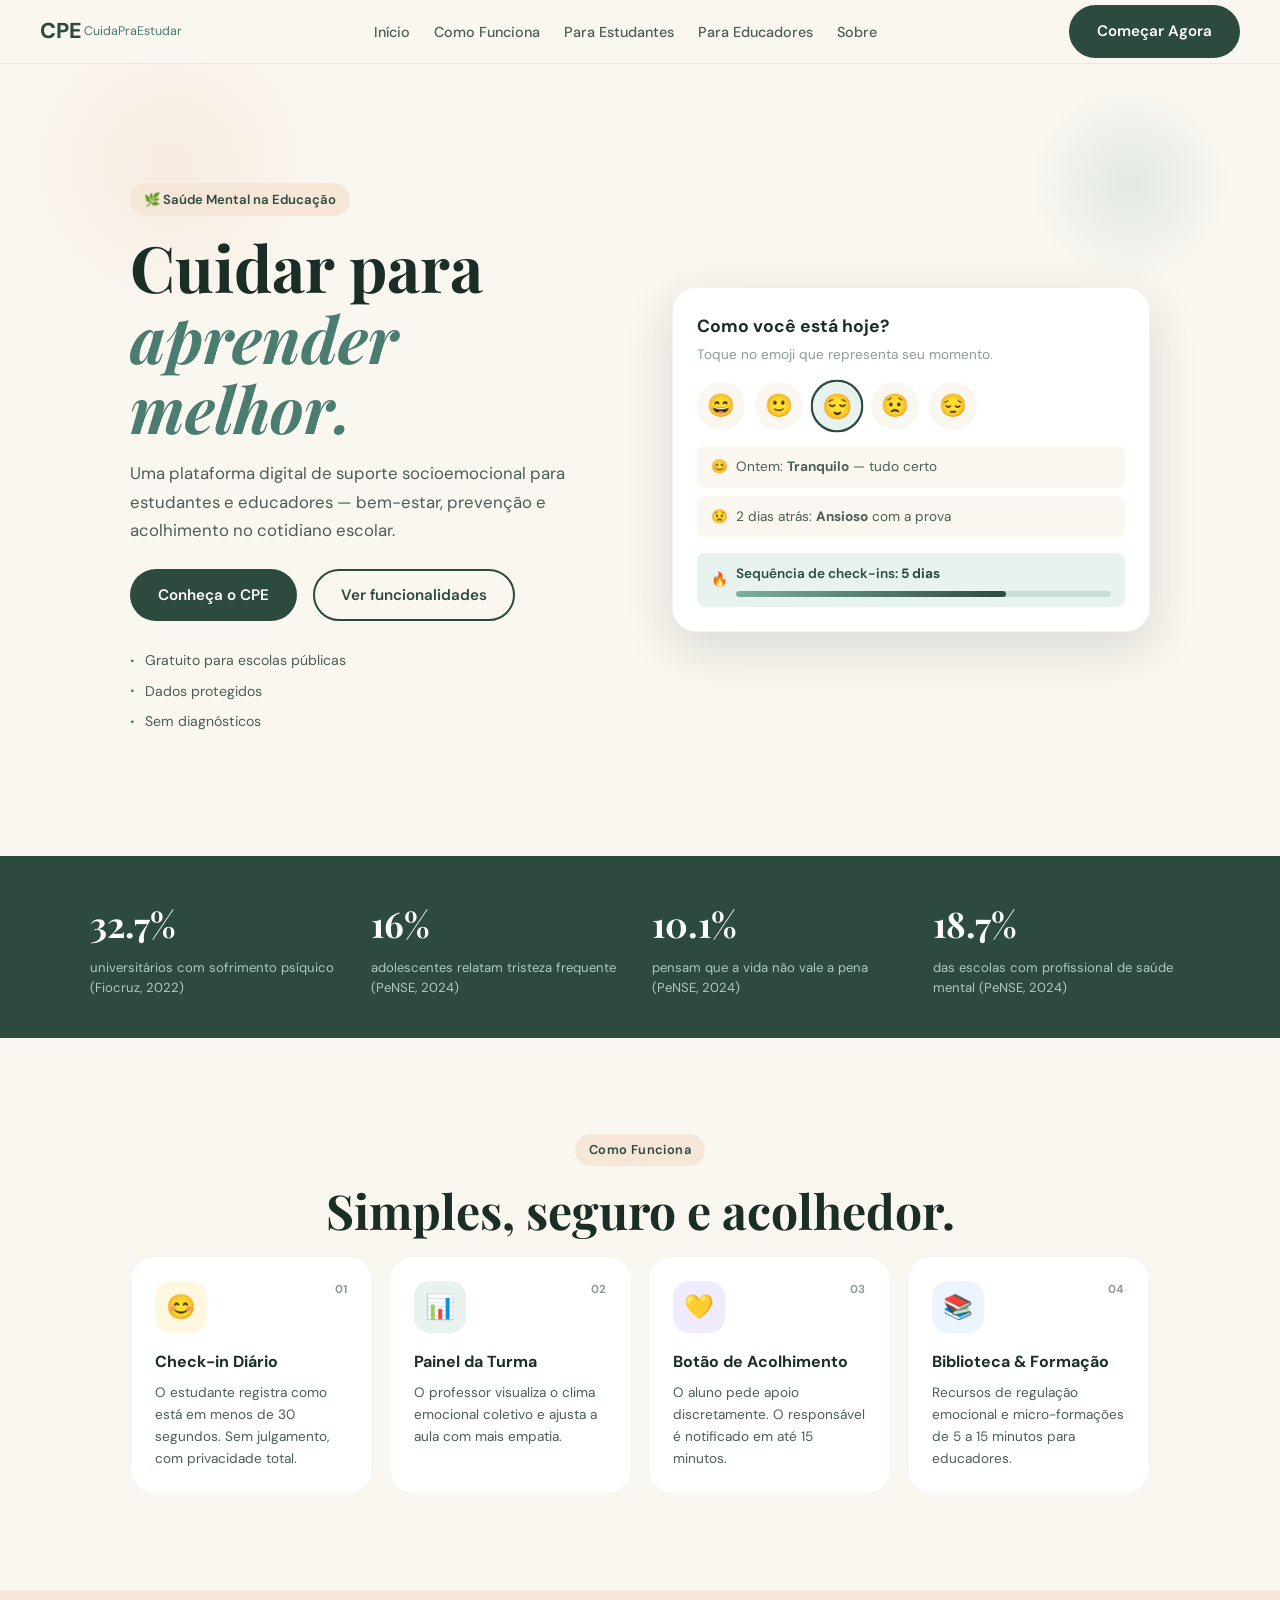
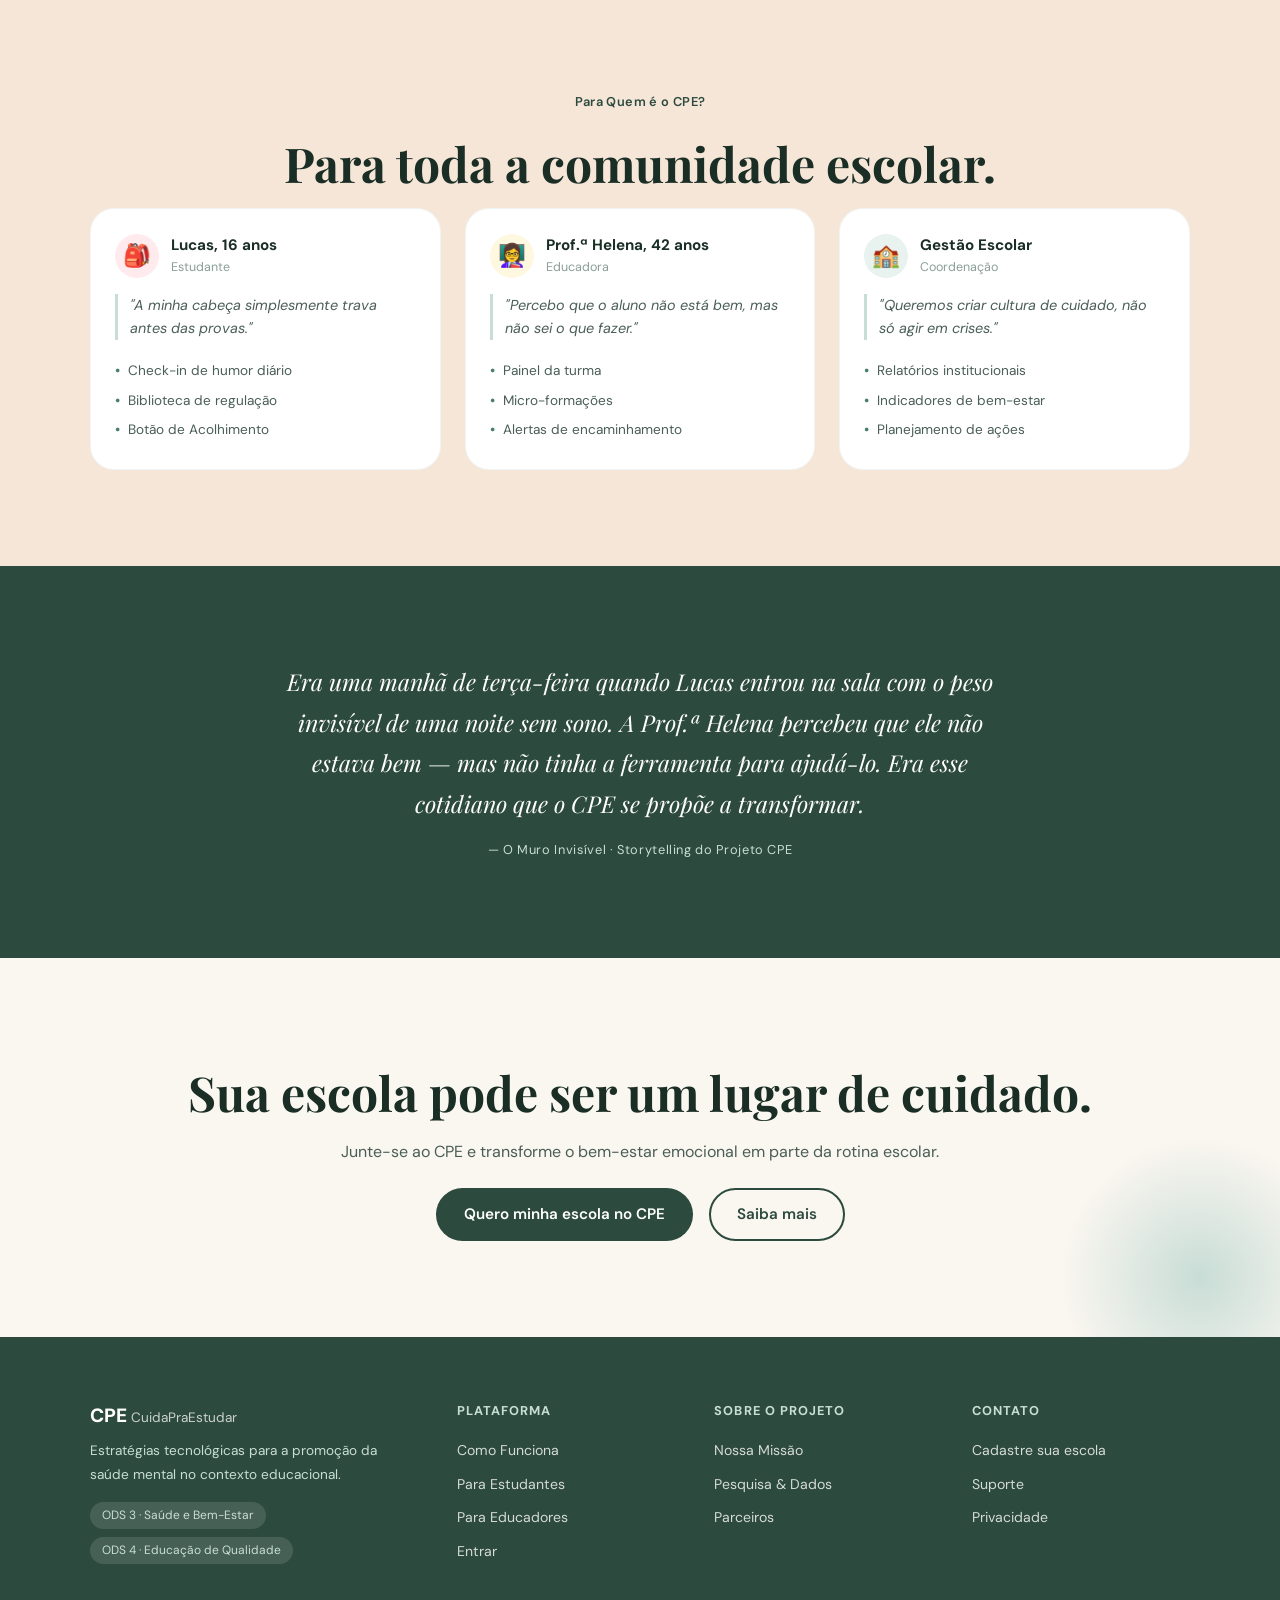
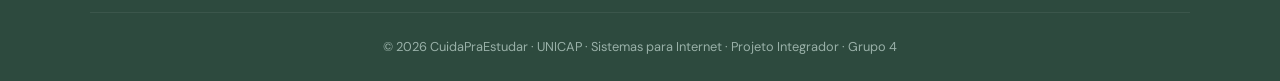
<file: index.html>
<!DOCTYPE html>
<html lang="pt-BR">
<head>
  <!-- 
    CPE - CuidaPraEstudar
    Projeto Integrador - Disciplina: Introdução à Programação Web
    Integrantes:
    Ailton Guilherme Ribeiro Ribas - 00000866953
    Ana Beatriz Ribeiro Santana - 00000866951
    Ana Paula de Oliveira Reis - 00000866967
    Caio da Silva Araújo - 00000866969
    Jhonatan Rafael Freitas - 00000866944
    Luana Rêgo de Castro - 00000866975
  -->
  <meta charset="UTF-8" />
  <meta name="viewport" content="width=device-width, initial-scale=1.0" />
  <title>CPE · CuidaPraEstudar — Cuidar para aprender melhor</title>
  <meta name="description" content="Plataforma de suporte socioemocional para toda a comunidade escolar." />
  <link rel="stylesheet" href="css/style.css" />
  <link rel="stylesheet" href="css/home.css" />
</head>
<body>

  <!-- ============ NAVBAR ============ -->
  <nav class="navbar">
    <a href="index.html" class="navbar-logo">
      <span class="logo-cpe">CPE</span><span class="logo-sub">CuidaPraEstudar</span>
    </a>
    <ul class="navbar-links">
      <li><a href="#inicio">Início</a></li>
      <li><a href="#como-funciona">Como Funciona</a></li>
      <li><a href="#estudantes">Para Estudantes</a></li>
      <li><a href="#educadores">Para Educadores</a></li>
      <li><a href="#sobre">Sobre</a></li>
    </ul>
    <a href="login.html" class="btn-primary">Começar Agora</a>
  </nav>

  <!-- ============ HERO ============ -->
  <section id="inicio" class="hero">
    <!-- Left -->
    <div class="hero-left">
      <div class="hero-badge">🌿 Saúde Mental na Educação</div>
      <h1 class="hero-title">
        Cuidar para
        <em class="hero-title-italic">aprender melhor.</em>
      </h1>
      <p class="hero-desc">
        Uma plataforma digital de suporte socioemocional para estudantes e educadores — bem-estar, prevenção e acolhimento no cotidiano escolar.
      </p>
      <div class="hero-actions">
        <a href="login.html" class="btn-primary">Conheça o CPE</a>
        <a href="#como-funciona" class="btn-secondary">Ver funcionalidades</a>
      </div>
      <ul class="hero-features">
        <li>Gratuito para escolas públicas</li>
        <li>Dados protegidos</li>
        <li>Sem diagnósticos</li>
      </ul>
    </div>

    <!-- Right: Check-in Card -->
    <div class="hero-right">
      <div class="checkin-card">
        <h3>Como você está hoje?</h3>
        <p>Toque no emoji que representa seu momento.</p>
        <div class="emoji-row">
          <button class="emoji-btn" title="Muito feliz">😄</button>
          <button class="emoji-btn" title="Feliz">🙂</button>
          <button class="emoji-btn selected" title="Tranquilo">😌</button>
          <button class="emoji-btn" title="Ansioso">😟</button>
          <button class="emoji-btn" title="Triste">😔</button>
        </div>
        <div class="checkin-history">
          <div class="checkin-item">
            <span>😊</span>
            <span>Ontem: <strong>Tranquilo</strong> — tudo certo</span>
          </div>
          <div class="checkin-item">
            <span>😟</span>
            <span>2 dias atrás: <strong>Ansioso</strong> com a prova</span>
          </div>
        </div>
        <div class="checkin-streak">
          <span>🔥</span>
          <div style="flex:1">
            <div>Sequência de check-ins: <strong>5 dias</strong></div>
            <div class="streak-bar"><div class="streak-fill"></div></div>
          </div>
        </div>
      </div>
    </div>
  </section>

  <!-- ============ STATS BAND ============ -->
  <div class="stats-band">
    <div class="stats-inner">
      <div class="stat-item reveal">
        <h3><span class="counter" data-target="59.7" data-suffix="%">59.7%</span></h3>
        <p>universitários com sofrimento psíquico (Fiocruz, 2022)</p>
      </div>
      <div class="stat-item reveal">
        <h3><span class="counter" data-target="30" data-suffix="%">30%</span></h3>
        <p>adolescentes relatam tristeza frequente (PeNSE, 2024)</p>
      </div>
      <div class="stat-item reveal">
        <h3><span class="counter" data-target="18.5" data-suffix="%">18.5%</span></h3>
        <p>pensam que a vida não vale a pena (PeNSE, 2024)</p>
      </div>
      <div class="stat-item reveal">
        <h3><span class="counter" data-target="34.1" data-suffix="%">34.1%</span></h3>
        <p>das escolas com profissional de saúde mental (PeNSE, 2024)</p>
      </div>
    </div>
  </div>

  <!-- ============ HOW IT WORKS ============ -->
  <section id="como-funciona" class="how-section">
    <div class="section-label">
      <span class="tag-badge">Como Funciona</span>
    </div>
    <h2 class="section-title">Simples, seguro e acolhedor.</h2>

    <div class="features-grid">
      <div class="feature-card reveal">
        <span class="feature-num">01</span>
        <div class="feature-icon yellow">😊</div>
        <h3>Check-in Diário</h3>
        <p>O estudante registra como está em menos de 30 segundos. Sem julgamento, com privacidade total.</p>
      </div>
      <div class="feature-card reveal">
        <span class="feature-num">02</span>
        <div class="feature-icon green">📊</div>
        <h3>Painel da Turma</h3>
        <p>O professor visualiza o clima emocional coletivo e ajusta a aula com mais empatia.</p>
      </div>
      <div class="feature-card reveal">
        <span class="feature-num">03</span>
        <div class="feature-icon purple">💛</div>
        <h3>Botão de Acolhimento</h3>
        <p>O aluno pede apoio discretamente. O responsável é notificado em até 15 minutos.</p>
      </div>
      <div class="feature-card reveal">
        <span class="feature-num">04</span>
        <div class="feature-icon blue">📚</div>
        <h3>Biblioteca &amp; Formação</h3>
        <p>Recursos de regulação emocional e micro-formações de 5 a 15 minutos para educadores.</p>
      </div>
    </div>
  </section>

  <!-- ============ PERSONAS ============ -->
  <section id="estudantes" class="personas-section">
    <div class="personas-inner">
      <div class="section-label">
        <span class="tag-badge">Para Quem é o CPE?</span>
      </div>
      <h2 class="section-title">Para toda a comunidade escolar.</h2>

      <div class="personas-grid">
        <!-- Estudante -->
        <div class="persona-card reveal">
          <div class="persona-header">
            <div class="persona-avatar red">🎒</div>
            <div>
              <div class="persona-name">Lucas, 16 anos</div>
              <div class="persona-role">Estudante</div>
            </div>
          </div>
          <p class="persona-quote">"A minha cabeça simplesmente trava antes das provas."</p>
          <ul class="persona-list">
            <li>Check-in de humor diário</li>
            <li>Biblioteca de regulação</li>
            <li>Botão de Acolhimento</li>
          </ul>
        </div>

        <!-- Educadora -->
        <div class="persona-card reveal" id="educadores">
          <div class="persona-header">
            <div class="persona-avatar yellow">👩‍🏫</div>
            <div>
              <div class="persona-name">Prof.ª Helena, 42 anos</div>
              <div class="persona-role">Educadora</div>
            </div>
          </div>
          <p class="persona-quote">"Percebo que o aluno não está bem, mas não sei o que fazer."</p>
          <ul class="persona-list">
            <li>Painel da turma</li>
            <li>Micro-formações</li>
            <li>Alertas de encaminhamento</li>
          </ul>
        </div>

        <!-- Gestão -->
        <div class="persona-card reveal">
          <div class="persona-header">
            <div class="persona-avatar green">🏫</div>
            <div>
              <div class="persona-name">Gestão Escolar</div>
              <div class="persona-role">Coordenação</div>
            </div>
          </div>
          <p class="persona-quote">"Queremos criar cultura de cuidado, não só agir em crises."</p>
          <ul class="persona-list">
            <li>Relatórios institucionais</li>
            <li>Indicadores de bem-estar</li>
            <li>Planejamento de ações</li>
          </ul>
        </div>
      </div>
    </div>
  </section>

  <!-- ============ STORYTELLING ============ -->
  <section class="story-section">
    <p class="story-text reveal">
      Era uma manhã de terça-feira quando Lucas entrou na sala com o peso invisível de uma noite sem sono. A Prof.ª Helena percebeu que ele não estava bem — mas não tinha a ferramenta para ajudá-lo. Era esse cotidiano que o CPE se propõe a transformar.
    </p>
    <span class="story-attribution">— O Muro Invisível · Storytelling do Projeto CPE</span>
  </section>

  <!-- ============ CTA ============ -->
  <section id="sobre" class="cta-section">
    <h2 class="cta-title reveal">Sua escola pode ser um lugar de cuidado.</h2>
    <p class="cta-desc reveal">Junte-se ao CPE e transforme o bem-estar emocional em parte da rotina escolar.</p>
    <div class="cta-actions reveal">
      <a href="login.html" class="btn-primary">Quero minha escola no CPE</a>
      <a href="#como-funciona" class="btn-secondary">Saiba mais</a>
    </div>
  </section>

  <!-- ============ FOOTER ============ -->
  <footer class="footer">
    <div class="footer-grid">
      <div>
        <div class="footer-logo">CPE<span style="font-weight:400;font-size:0.85rem;opacity:0.75"> CuidaPraEstudar</span></div>
        <p class="footer-desc">Estratégias tecnológicas para a promoção da saúde mental no contexto educacional.</p>
        <div class="footer-ods">
          <span class="footer-ods-tag">ODS 3 · Saúde e Bem-Estar</span>
          <span class="footer-ods-tag">ODS 4 · Educação de Qualidade</span>
        </div>
      </div>
      <div class="footer-col">
        <h4>Plataforma</h4>
        <ul>
          <li><a href="#como-funciona">Como Funciona</a></li>
          <li><a href="#estudantes">Para Estudantes</a></li>
          <li><a href="#educadores">Para Educadores</a></li>
          <li><a href="login.html">Entrar</a></li>
        </ul>
      </div>
      <div class="footer-col">
        <h4>Sobre o Projeto</h4>
        <ul>
          <li><a href="#">Nossa Missão</a></li>
          <li><a href="#">Pesquisa &amp; Dados</a></li>
          <li><a href="#">Parceiros</a></li>
        </ul>
      </div>
      <div class="footer-col">
        <h4>Contato</h4>
        <ul>
          <li><a href="#">Cadastre sua escola</a></li>
          <li><a href="#">Suporte</a></li>
          <li><a href="#">Privacidade</a></li>
        </ul>
      </div>
    </div>
    <div class="footer-bottom">
      © 2026 CuidaPraEstudar · UNICAP · Sistemas para Internet · Projeto Integrador · Grupo 4
    </div>
  </footer>

  <script src="js/main.js"></script>
</body>
</html>
</file>
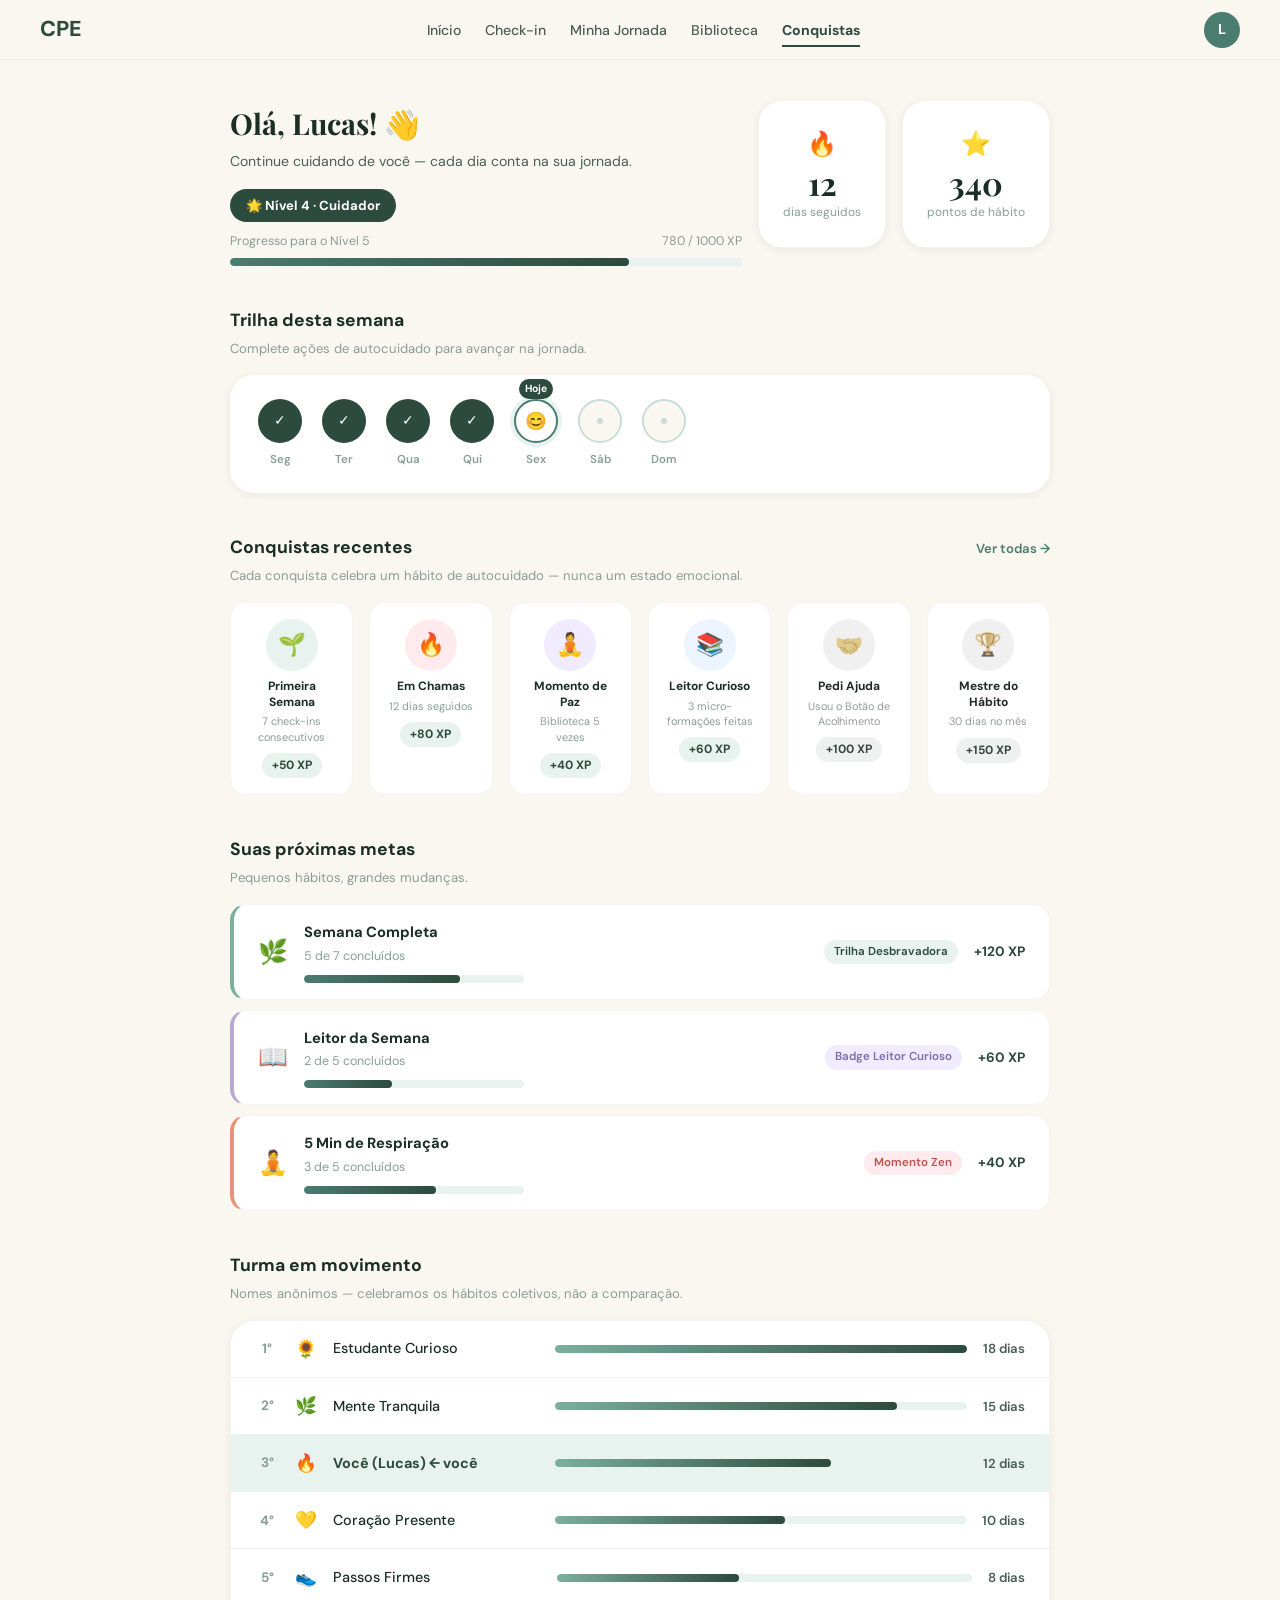
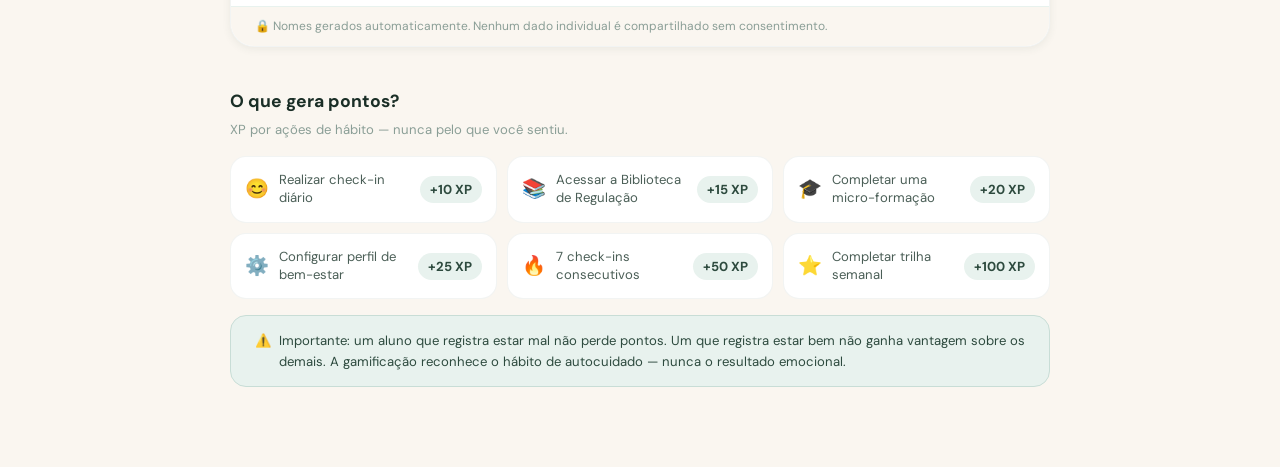
<file: gamificacao.html>
<!DOCTYPE html>
<html lang="pt-BR">
<head>
  <!-- 
    CPE - CuidaPraEstudar
    Projeto Integrador - Disciplina: Introdução à Programação Web
    Integrantes:
    Ailton Guilherme Ribeiro Ribas - 00000866953
    Ana Beatriz Ribeiro Santana - 00000866951
    Ana Paula de Oliveira Reis - 00000866967
    Caio da Silva Araújo - 00000866969
    Jhonatan Rafael Freitas - 00000866944
    Luana Rêgo de Castro - 00000866975
  -->
  <meta charset="UTF-8" />
  <meta name="viewport" content="width=device-width, initial-scale=1.0" />
  <title>CPE · Conquistas — Lucas</title>
  <link rel="stylesheet" href="css/style.css" />
  <link rel="stylesheet" href="css/gamificacao.css" />
</head>
<body class="gamif-page">

  <!-- ============ APP NAVBAR ============ -->
  <nav class="app-navbar">
    <a href="index.html" class="navbar-logo">
      <span class="logo-cpe">CPE</span>
    </a>
    <ul class="app-nav-links">
      <li><a href="index.html">Início</a></li>
      <li><a href="#">Check-in</a></li>
      <li><a href="#">Minha Jornada</a></li>
      <li><a href="#">Biblioteca</a></li>
      <li><a href="gamificacao.html" class="active">Conquistas</a></li>
    </ul>
    <div class="app-avatar" title="Lucas">L</div>
  </nav>

  <!-- ============ MAIN CONTENT ============ -->
  <main class="gamif-container">

    <!-- ---- Header Block ---- -->
    <div class="gamif-header">
      <div class="gamif-greet">
        <h1>Olá, Lucas! 👋</h1>
        <p>Continue cuidando de você — cada dia conta na sua jornada.</p>
        <span class="level-badge">🌟 Nível 4 · Cuidador</span>
        <div class="progress-section">
          <div class="progress-label">
            <span>Progresso para o Nível 5</span>
            <span>780 / 1000 XP</span>
          </div>
          <div class="progress-bar">
            <div class="progress-fill" style="width: 78%"></div>
          </div>
        </div>
      </div>

      <div class="stat-card">
        <span class="stat-icon">🔥</span>
        <span class="stat-num">12</span>
        <span class="stat-label">dias seguidos</span>
      </div>

      <div class="stat-card">
        <span class="stat-icon">⭐</span>
        <span class="stat-num">340</span>
        <span class="stat-label">pontos de hábito</span>
      </div>
    </div>

    <!-- ---- Week Trail ---- -->
    <div class="gamif-section">
      <div class="gamif-section-header">
        <h2>Trilha desta semana</h2>
      </div>
      <p>Complete ações de autocuidado para avançar na jornada.</p>
      <div class="week-trail">
        <div class="day-node">
          <div class="day-circle done">✓</div>
          <span class="day-label">Seg</span>
        </div>
        <div class="day-node">
          <div class="day-circle done">✓</div>
          <span class="day-label">Ter</span>
        </div>
        <div class="day-node">
          <div class="day-circle done">✓</div>
          <span class="day-label">Qua</span>
        </div>
        <div class="day-node">
          <div class="day-circle done">✓</div>
          <span class="day-label">Qui</span>
        </div>
        <div class="day-node">
          <div class="day-circle today with-badge">😊</div>
          <span class="day-label">Sex</span>
        </div>
        <div class="day-node">
          <div class="day-circle pending"></div>
          <span class="day-label">Sáb</span>
        </div>
        <div class="day-node">
          <div class="day-circle pending"></div>
          <span class="day-label">Dom</span>
        </div>
      </div>
    </div>

    <!-- ---- Achievements ---- -->
    <div class="gamif-section">
      <div class="gamif-section-header">
        <h2>Conquistas recentes</h2>
        <a href="#">Ver todas →</a>
      </div>
      <p>Cada conquista celebra um hábito de autocuidado — nunca um estado emocional.</p>

      <div class="achievements-grid">
        <div class="achievement-card reveal">
          <div class="achievement-icon green">🌱</div>
          <h4>Primeira Semana</h4>
          <p>7 check-ins consecutivos</p>
          <span class="xp-badge">+50 XP</span>
        </div>
        <div class="achievement-card reveal">
          <div class="achievement-icon red">🔥</div>
          <h4>Em Chamas</h4>
          <p>12 dias seguidos</p>
          <span class="xp-badge">+80 XP</span>
        </div>
        <div class="achievement-card reveal">
          <div class="achievement-icon purple">🧘</div>
          <h4>Momento de Paz</h4>
          <p>Biblioteca 5 vezes</p>
          <span class="xp-badge">+40 XP</span>
        </div>
        <div class="achievement-card reveal">
          <div class="achievement-icon blue">📚</div>
          <h4>Leitor Curioso</h4>
          <p>3 micro-formações feitas</p>
          <span class="xp-badge">+60 XP</span>
        </div>
        <div class="achievement-card locked reveal">
          <div class="achievement-icon gray">🤝</div>
          <h4>Pedi Ajuda</h4>
          <p>Usou o Botão de Acolhimento</p>
          <span class="xp-badge">+100 XP</span>
        </div>
        <div class="achievement-card locked reveal">
          <div class="achievement-icon gray">🏆</div>
          <h4>Mestre do Hábito</h4>
          <p>30 dias no mês</p>
          <span class="xp-badge">+150 XP</span>
        </div>
      </div>
    </div>

    <!-- ---- Goals ---- -->
    <div class="gamif-section">
      <div class="gamif-section-header">
        <h2>Suas próximas metas</h2>
      </div>
      <p>Pequenos hábitos, grandes mudanças.</p>

      <div class="goals-list">
        <div class="goal-item reveal">
          <span class="goal-emoji">🌿</span>
          <div class="goal-info">
            <h4>Semana Completa</h4>
            <p>5 de 7 concluídos</p>
            <div class="progress-bar" style="max-width:220px">
              <div class="progress-fill" style="width:71%"></div>
            </div>
          </div>
          <span class="goal-badge">Trilha Desbravadora</span>
          <span class="goal-xp">+120 XP</span>
        </div>

        <div class="goal-item reveal">
          <span class="goal-emoji">📖</span>
          <div class="goal-info">
            <h4>Leitor da Semana</h4>
            <p>2 de 5 concluídos</p>
            <div class="progress-bar" style="max-width:220px">
              <div class="progress-fill" style="width:40%"></div>
            </div>
          </div>
          <span class="goal-badge">Badge Leitor Curioso</span>
          <span class="goal-xp">+60 XP</span>
        </div>

        <div class="goal-item reveal">
          <span class="goal-emoji">🧘</span>
          <div class="goal-info">
            <h4>5 Min de Respiração</h4>
            <p>3 de 5 concluídos</p>
            <div class="progress-bar" style="max-width:220px">
              <div class="progress-fill" style="width:60%"></div>
            </div>
          </div>
          <span class="goal-badge">Momento Zen</span>
          <span class="goal-xp">+40 XP</span>
        </div>
      </div>
    </div>

    <!-- ---- Leaderboard ---- -->
    <div class="gamif-section">
      <div class="gamif-section-header">
        <h2>Turma em movimento</h2>
      </div>
      <p>Nomes anônimos — celebramos os hábitos coletivos, não a comparação.</p>

      <div class="leaderboard reveal">
        <div class="leaderboard-row">
          <span class="rank-num">1°</span>
          <span class="rank-icon">🌻</span>
          <span class="rank-name">Estudante Curioso</span>
          <div class="rank-bar-wrap">
            <div class="rank-bar" style="width:100%"></div>
          </div>
          <span class="rank-days">18 dias</span>
        </div>
        <div class="leaderboard-row">
          <span class="rank-num">2°</span>
          <span class="rank-icon">🌿</span>
          <span class="rank-name">Mente Tranquila</span>
          <div class="rank-bar-wrap">
            <div class="rank-bar" style="width:83%"></div>
          </div>
          <span class="rank-days">15 dias</span>
        </div>
        <div class="leaderboard-row is-me">
          <span class="rank-num">3°</span>
          <span class="rank-icon">🔥</span>
          <span class="rank-name">Você (Lucas) ← você</span>
          <div class="rank-bar-wrap">
            <div class="rank-bar" style="width:67%"></div>
          </div>
          <span class="rank-days">12 dias</span>
        </div>
        <div class="leaderboard-row">
          <span class="rank-num">4°</span>
          <span class="rank-icon">💛</span>
          <span class="rank-name">Coração Presente</span>
          <div class="rank-bar-wrap">
            <div class="rank-bar" style="width:56%"></div>
          </div>
          <span class="rank-days">10 dias</span>
        </div>
        <div class="leaderboard-row">
          <span class="rank-num">5°</span>
          <span class="rank-icon">👟</span>
          <span class="rank-name">Passos Firmes</span>
          <div class="rank-bar-wrap">
            <div class="rank-bar" style="width:44%"></div>
          </div>
          <span class="rank-days">8 dias</span>
        </div>
        <div class="leaderboard-note">
          🔒 Nomes gerados automaticamente. Nenhum dado individual é compartilhado sem consentimento.
        </div>
      </div>
    </div>

    <!-- ---- Points System ---- -->
    <div class="gamif-section">
      <div class="gamif-section-header">
        <h2>O que gera pontos?</h2>
      </div>
      <p>XP por ações de hábito — nunca pelo que você sentiu.</p>

      <div class="points-grid reveal">
        <div class="points-item">
          <span class="points-icon">😊</span>
          <span class="points-desc">Realizar check-in diário</span>
          <span class="points-xp">+10 XP</span>
        </div>
        <div class="points-item">
          <span class="points-icon">📚</span>
          <span class="points-desc">Acessar a Biblioteca de Regulação</span>
          <span class="points-xp">+15 XP</span>
        </div>
        <div class="points-item">
          <span class="points-icon">🎓</span>
          <span class="points-desc">Completar uma micro-formação</span>
          <span class="points-xp">+20 XP</span>
        </div>
        <div class="points-item">
          <span class="points-icon">⚙️</span>
          <span class="points-desc">Configurar perfil de bem-estar</span>
          <span class="points-xp">+25 XP</span>
        </div>
        <div class="points-item">
          <span class="points-icon">🔥</span>
          <span class="points-desc">7 check-ins consecutivos</span>
          <span class="points-xp">+50 XP</span>
        </div>
        <div class="points-item">
          <span class="points-icon">⭐</span>
          <span class="points-desc">Completar trilha semanal</span>
          <span class="points-xp">+100 XP</span>
        </div>
      </div>

      <div class="notice-box reveal">
        <span>⚠️</span>
        <span>Importante: um aluno que registra estar mal não perde pontos. Um que registra estar bem não ganha vantagem sobre os demais. A gamificação reconhece o hábito de autocuidado — nunca o resultado emocional.</span>
      </div>
    </div>

  </main>

  <script src="js/main.js"></script>
</body>
</html>
</file>
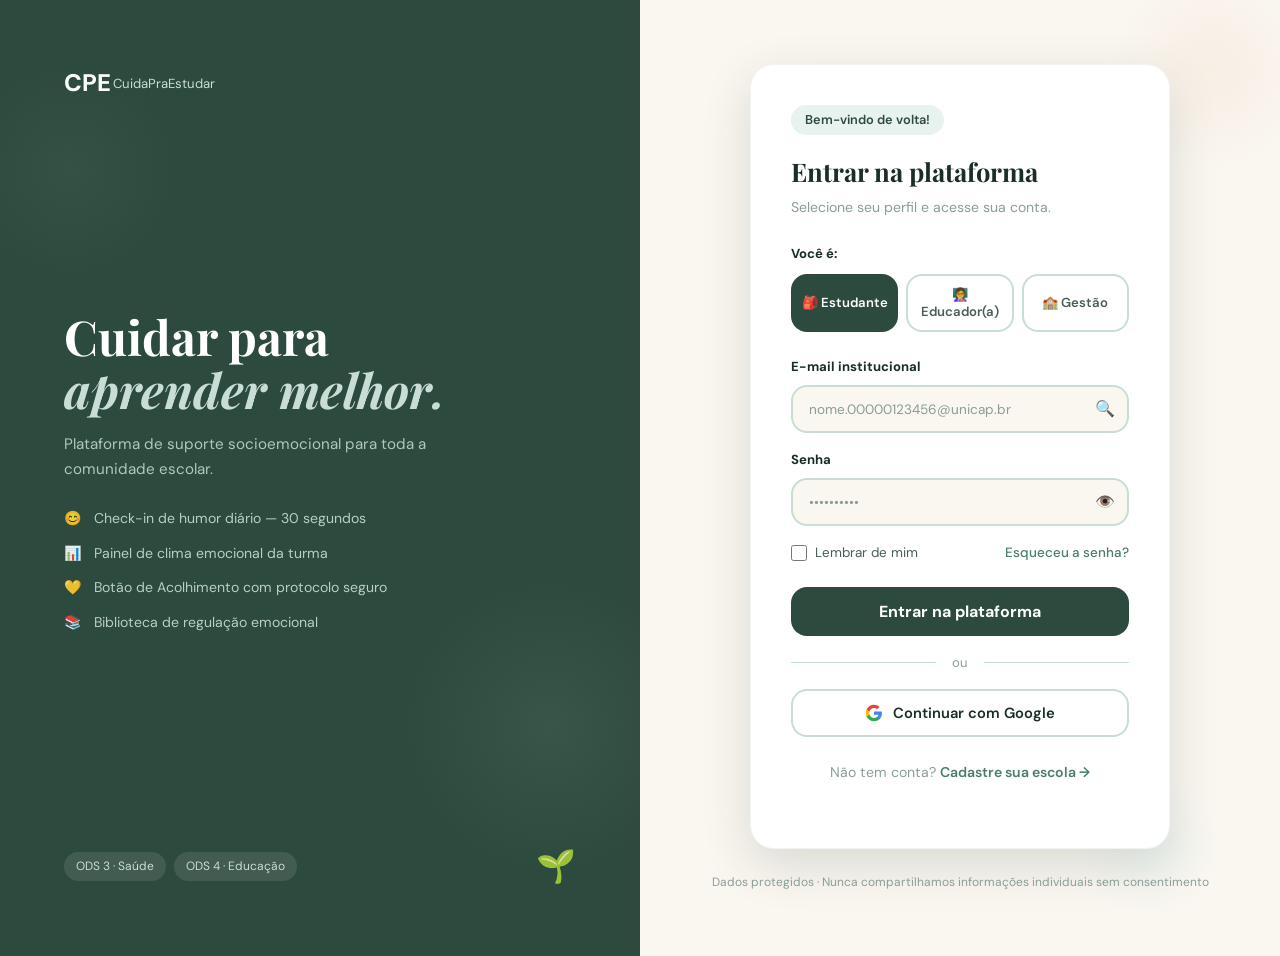
<file: login.html>
<!DOCTYPE html>
<html lang="pt-BR">
<head>
  <!-- 
    CPE - CuidaPraEstudar
    Projeto Integrador - Disciplina: Introdução à Programação Web
    Integrantes:
    Ailton Guilherme Ribeiro Ribas - 00000866953
    Ana Beatriz Ribeiro Santana - 00000866951
    Ana Paula de Oliveira Reis - 00000866967
    Caio da Silva Araújo - 00000866969
    Jhonatan Rafael Freitas - 00000866944
    Luana Rêgo de Castro - 00000866975
  -->
  <meta charset="UTF-8" />
  <meta name="viewport" content="width=device-width, initial-scale=1.0" />
  <title>CPE · Entrar na plataforma</title>
  <link rel="stylesheet" href="css/style.css" />
  <link rel="stylesheet" href="css/login.css" />
</head>
<body>

  <div class="login-page">

    <!-- ============ LEFT PANEL ============ -->
    <div class="login-left">
      <!-- Logo -->
      <a href="index.html" class="login-logo">
        <span class="logo-cpe">CPE</span><span class="logo-sub">CuidaPraEstudar</span>
      </a>

      <!-- Hero Text -->
      <div class="login-hero-content">
        <h1>
          Cuidar para
          <em>aprender melhor.</em>
        </h1>
        <p>Plataforma de suporte socioemocional para toda a comunidade escolar.</p>
        <ul class="login-features-list">
          <li><span>😊</span> Check-in de humor diário — 30 segundos</li>
          <li><span>📊</span> Painel de clima emocional da turma</li>
          <li><span>💛</span> Botão de Acolhimento com protocolo seguro</li>
          <li><span>📚</span> Biblioteca de regulação emocional</li>
        </ul>
      </div>

      <!-- Bottom -->
      <div class="login-bottom">
        <div class="login-ods">
          <span class="login-ods-tag">ODS 3 · Saúde</span>
          <span class="login-ods-tag">ODS 4 · Educação</span>
        </div>
        <span class="login-plant">🌱</span>
      </div>
    </div>

    <!-- ============ RIGHT PANEL ============ -->
    <div class="login-right">

      <div class="login-card">
        <span class="login-welcome-tag">Bem-vindo de volta!</span>
        <h2>Entrar na plataforma</h2>
        <p>Selecione seu perfil e acesse sua conta.</p>

        <!-- Profile Selector -->
        <label class="profile-label">Você é:</label>
        <div class="profile-selector">
          <button class="profile-btn active" onclick="selectProfile(this)">
            🎒 Estudante
          </button>
          <button class="profile-btn" onclick="selectProfile(this)">
            👩‍🏫 Educador(a)
          </button>
          <button class="profile-btn" onclick="selectProfile(this)">
            🏫 Gestão
          </button>
        </div>

        <!-- Form -->
        <form id="loginForm">
          <div class="form-group">
            <label class="form-label" for="email">E-mail institucional</label>
            <div class="input-wrapper">
              <input
                type="email"
                id="email"
                class="form-input"
                placeholder="nome.00000123456@unicap.br"
                required
                autocomplete="email"
              />
              <span class="input-icon">🔍</span>
            </div>
          </div>

          <div class="form-group">
            <label class="form-label" for="senha">Senha</label>
            <div class="input-wrapper">
              <input
                type="password"
                id="senha"
                class="form-input"
                placeholder="••••••••••"
                required
                autocomplete="current-password"
              />
              <button type="button" class="input-icon" id="togglePassword">👁️</button>
            </div>
          </div>

          <div class="form-options">
            <label class="remember-wrapper">
              <input type="checkbox" id="remember" />
              Lembrar de mim
            </label>
            <a href="#" class="forgot-link">Esqueceu a senha?</a>
          </div>

          <button type="submit" class="btn-login">Entrar na plataforma</button>
        </form>

        <div class="divider">ou</div>

        <button type="button" class="btn-google">
          <svg width="18" height="18" viewBox="0 0 24 24" fill="none" xmlns="http://www.w3.org/2000/svg">
            <path d="M22.56 12.25c0-.78-.07-1.53-.2-2.25H12v4.26h5.92c-.26 1.37-1.04 2.53-2.21 3.31v2.77h3.57c2.08-1.92 3.28-4.74 3.28-8.09z" fill="#4285F4"/>
            <path d="M12 23c2.97 0 5.46-.98 7.28-2.66l-3.57-2.77c-.98.66-2.23 1.06-3.71 1.06-2.86 0-5.29-1.93-6.16-4.53H2.18v2.84C3.99 20.53 7.7 23 12 23z" fill="#34A853"/>
            <path d="M5.84 14.09c-.22-.66-.35-1.36-.35-2.09s.13-1.43.35-2.09V7.07H2.18C1.43 8.55 1 10.22 1 12s.43 3.45 1.18 4.93l2.85-2.22.81-.62z" fill="#FBBC05"/>
            <path d="M12 5.38c1.62 0 3.06.56 4.21 1.64l3.15-3.15C17.45 2.09 14.97 1 12 1 7.7 1 3.99 3.47 2.18 7.07l3.66 2.84c.87-2.6 3.3-4.53 6.16-4.53z" fill="#EA4335"/>
          </svg>
          Continuar com Google
        </button>

        <p class="register-link">
          Não tem conta? <a href="#">Cadastre sua escola →</a>
        </p>
      </div>

      <p class="privacy-note">
        Dados protegidos · Nunca compartilhamos informações individuais sem consentimento
      </p>

    </div>
  </div>

  <script src="js/main.js"></script>
  <script>
    function selectProfile(btn) {
      document.querySelectorAll('.profile-btn').forEach(b => b.classList.remove('active'));
      btn.classList.add('active');
    }
  </script>
</body>
</html>
</file>
<file: css/style.css>
/* ============================================
   CPE - CuidaPraEstudar | Global Styles
   Integrantes: [Nome 1 - Matrícula] [Nome 2 - Matrícula]
   ============================================ */

@import url('https://fonts.googleapis.com/css2?family=Playfair+Display:ital,wght@0,700;1,500&family=DM+Sans:wght@300;400;500;600&display=swap');

:root {
  /* Colors */
  --green-dark: #2D4A3E;
  --green-mid: #4A7C6F;
  --green-light: #7BAF9E;
  --green-pale: #C8DDD6;
  --green-soft: #E8F2EE;
  --cream: #FAF6F0;
  --peach: #F5E6D8;
  --peach-mid: #EDCFB5;
  --salmon: #E8927C;
  --text-dark: #1A2E26;
  --text-mid: #4A5E56;
  --text-light: #8A9E96;
  --white: #FFFFFF;
  --amber: #F5A623;
  --red-soft: #E87C6A;
  --purple-soft: #B8A8D4;
  --blue-soft: #A8C4D4;

  /* Typography */
  --font-display: 'Playfair Display', Georgia, serif;
  --font-body: 'DM Sans', sans-serif;

  /* Spacing */
  --space-xs: 0.5rem;
  --space-sm: 1rem;
  --space-md: 1.5rem;
  --space-lg: 2.5rem;
  --space-xl: 4rem;
  --space-2xl: 6rem;

  /* Border radius */
  --radius-sm: 8px;
  --radius-md: 16px;
  --radius-lg: 24px;
  --radius-full: 999px;

  /* Shadows */
  --shadow-sm: 0 2px 8px rgba(45,74,62,0.08);
  --shadow-md: 0 8px 24px rgba(45,74,62,0.12);
  --shadow-lg: 0 16px 48px rgba(45,74,62,0.16);
}

* {
  margin: 0;
  padding: 0;
  box-sizing: border-box;
}

html {
  scroll-behavior: smooth;
}

body {
  font-family: var(--font-body);
  background-color: var(--cream);
  color: var(--text-dark);
  line-height: 1.6;
  -webkit-font-smoothing: antialiased;
}

/* ---- Shared Components ---- */

.btn-primary {
  display: inline-flex;
  align-items: center;
  gap: 8px;
  background: var(--green-dark);
  color: var(--white);
  border: none;
  border-radius: var(--radius-full);
  padding: 14px 28px;
  font-family: var(--font-body);
  font-size: 0.95rem;
  font-weight: 600;
  cursor: pointer;
  transition: all 0.25s ease;
  text-decoration: none;
}

.btn-primary:hover {
  background: var(--green-mid);
  transform: translateY(-2px);
  box-shadow: var(--shadow-md);
}

.btn-secondary {
  display: inline-flex;
  align-items: center;
  gap: 8px;
  background: transparent;
  color: var(--green-dark);
  border: 2px solid var(--green-dark);
  border-radius: var(--radius-full);
  padding: 12px 26px;
  font-family: var(--font-body);
  font-size: 0.95rem;
  font-weight: 600;
  cursor: pointer;
  transition: all 0.25s ease;
  text-decoration: none;
}

.btn-secondary:hover {
  background: var(--green-soft);
  transform: translateY(-2px);
}

.tag-badge {
  display: inline-block;
  background: var(--peach);
  color: var(--green-dark);
  border-radius: var(--radius-full);
  padding: 6px 14px;
  font-size: 0.8rem;
  font-weight: 600;
  letter-spacing: 0.03em;
}

.tag-badge.green {
  background: var(--green-soft);
  color: var(--green-dark);
}

/* ---- Navbar ---- */

.navbar {
  position: sticky;
  top: 0;
  z-index: 100;
  background: rgba(250,246,240,0.92);
  backdrop-filter: blur(12px);
  border-bottom: 1px solid rgba(45,74,62,0.08);
  padding: 0 var(--space-lg);
  height: 64px;
  display: flex;
  align-items: center;
  justify-content: space-between;
}

.navbar-logo {
  font-family: var(--font-body);
  font-weight: 700;
  font-size: 1.1rem;
  color: var(--green-dark);
  text-decoration: none;
  display: flex;
  align-items: center;
  gap: 2px;
}

.navbar-logo .logo-cpe {
  font-size: 1.35rem;
  font-weight: 800;
  color: var(--green-dark);
}

.navbar-logo .logo-sub {
  font-size: 0.78rem;
  font-weight: 400;
  color: var(--green-mid);
}

.navbar-links {
  display: flex;
  align-items: center;
  gap: var(--space-md);
  list-style: none;
}

.navbar-links a {
  text-decoration: none;
  color: var(--text-mid);
  font-size: 0.9rem;
  font-weight: 500;
  transition: color 0.2s;
}

.navbar-links a:hover {
  color: var(--green-dark);
}

/* ---- Section Labels ---- */

.section-label {
  text-align: center;
  margin-bottom: var(--space-sm);
}

.section-title {
  font-family: var(--font-display);
  font-size: clamp(2rem, 4vw, 3rem);
  color: var(--text-dark);
  text-align: center;
  margin-bottom: var(--space-sm);
  line-height: 1.2;
}

.section-subtitle {
  text-align: center;
  color: var(--text-mid);
  font-size: 1rem;
  max-width: 560px;
  margin: 0 auto var(--space-lg);
}

/* ---- Card ---- */

.card {
  background: var(--white);
  border-radius: var(--radius-lg);
  padding: var(--space-md);
  box-shadow: var(--shadow-sm);
  border: 1px solid rgba(45,74,62,0.06);
  transition: all 0.3s ease;
}

.card:hover {
  box-shadow: var(--shadow-md);
  transform: translateY(-4px);
}

/* ---- XP Badge ---- */

.xp-badge {
  display: inline-block;
  font-size: 0.75rem;
  font-weight: 700;
  color: var(--green-dark);
  background: var(--green-soft);
  border-radius: var(--radius-full);
  padding: 3px 10px;
}

/* ---- Progress Bar ---- */

.progress-bar {
  height: 8px;
  background: var(--green-soft);
  border-radius: var(--radius-full);
  overflow: hidden;
}

.progress-fill {
  height: 100%;
  background: linear-gradient(90deg, var(--green-mid), var(--green-dark));
  border-radius: var(--radius-full);
  transition: width 0.8s ease;
}

/* ---- Footer ---- */

.footer {
  background: var(--green-dark);
  color: var(--white);
  padding: var(--space-xl) var(--space-lg) var(--space-md);
}

.footer-grid {
  display: grid;
  grid-template-columns: 1.5fr 1fr 1fr 1fr;
  gap: var(--space-lg);
  max-width: 1100px;
  margin: 0 auto var(--space-lg);
}

.footer-logo {
  font-family: var(--font-body);
  font-weight: 800;
  font-size: 1.2rem;
  margin-bottom: var(--space-xs);
  color: var(--white);
}

.footer-desc {
  font-size: 0.85rem;
  color: var(--green-pale);
  line-height: 1.7;
  margin-bottom: var(--space-sm);
}

.footer-col h4 {
  font-size: 0.8rem;
  font-weight: 700;
  text-transform: uppercase;
  letter-spacing: 0.08em;
  color: var(--green-pale);
  margin-bottom: var(--space-sm);
}

.footer-col ul {
  list-style: none;
}

.footer-col ul li {
  margin-bottom: 8px;
}

.footer-col ul li a {
  text-decoration: none;
  color: var(--white);
  font-size: 0.88rem;
  opacity: 0.8;
  transition: opacity 0.2s;
}

.footer-col ul li a:hover {
  opacity: 1;
}

.footer-bottom {
  border-top: 1px solid rgba(255,255,255,0.1);
  padding-top: var(--space-md);
  text-align: center;
  max-width: 1100px;
  margin: 0 auto;
  font-size: 0.8rem;
  color: var(--green-pale);
  opacity: 0.7;
}

.footer-ods {
  display: flex;
  gap: 8px;
  flex-wrap: wrap;
  margin-top: var(--space-xs);
}

.footer-ods-tag {
  background: rgba(255,255,255,0.12);
  border-radius: var(--radius-full);
  padding: 4px 12px;
  font-size: 0.75rem;
  color: var(--green-pale);
}

/* ---- Animations ---- */

@keyframes fadeUp {
  from { opacity: 0; transform: translateY(24px); }
  to { opacity: 1; transform: translateY(0); }
}

@keyframes fadeIn {
  from { opacity: 0; }
  to { opacity: 1; }
}

@keyframes scaleIn {
  from { opacity: 0; transform: scale(0.95); }
  to { opacity: 1; transform: scale(1); }
}

.animate-fade-up {
  animation: fadeUp 0.6s ease forwards;
}

.animate-delay-1 { animation-delay: 0.1s; opacity: 0; }
.animate-delay-2 { animation-delay: 0.2s; opacity: 0; }
.animate-delay-3 { animation-delay: 0.3s; opacity: 0; }
.animate-delay-4 { animation-delay: 0.4s; opacity: 0; }
.animate-delay-5 { animation-delay: 0.5s; opacity: 0; }

/* ---- Responsive ---- */

@media (max-width: 768px) {
  .navbar-links { display: none; }
  .footer-grid { grid-template-columns: 1fr 1fr; }
}

@media (max-width: 480px) {
  .footer-grid { grid-template-columns: 1fr; }
  :root { --space-lg: 1.5rem; --space-xl: 2.5rem; }
}
</file>
<file: css/home.css>
/* ============================================
   CPE - Landing Page Styles
   ============================================ */

/* ---- Hero ---- */

.hero {
  min-height: 88vh;
  display: grid;
  grid-template-columns: 1fr 1fr;
  align-items: center;
  gap: var(--space-xl);
  max-width: 1100px;
  margin: 0 auto;
  padding: var(--space-xl) var(--space-lg);
  position: relative;
}

.hero::before {
  content: '';
  position: absolute;
  top: -60px;
  left: -80px;
  width: 320px;
  height: 320px;
  background: radial-gradient(circle, var(--peach) 0%, transparent 70%);
  border-radius: 50%;
  z-index: -1;
  opacity: 0.6;
}

.hero::after {
  content: '';
  position: absolute;
  top: 20px;
  right: -40px;
  width: 200px;
  height: 200px;
  background: radial-gradient(circle, var(--green-pale) 0%, transparent 70%);
  border-radius: 50%;
  z-index: -1;
  opacity: 0.5;
}

.hero-badge {
  display: inline-flex;
  align-items: center;
  gap: 6px;
  background: var(--peach);
  color: var(--green-dark);
  border-radius: var(--radius-full);
  padding: 6px 14px;
  font-size: 0.82rem;
  font-weight: 600;
  margin-bottom: var(--space-sm);
  animation: fadeUp 0.5s ease forwards;
}

.hero-title {
  font-family: var(--font-display);
  font-size: clamp(2.8rem, 5vw, 4rem);
  line-height: 1.1;
  color: var(--text-dark);
  margin-bottom: 0;
  animation: fadeUp 0.6s ease 0.1s forwards;
  opacity: 0;
}

.hero-title-italic {
  font-style: italic;
  color: var(--green-mid);
  display: block;
}

.hero-desc {
  color: var(--text-mid);
  font-size: 1.05rem;
  margin: var(--space-sm) 0 var(--space-md);
  line-height: 1.7;
  max-width: 460px;
  animation: fadeUp 0.6s ease 0.2s forwards;
  opacity: 0;
}

.hero-actions {
  display: flex;
  gap: var(--space-sm);
  flex-wrap: wrap;
  margin-bottom: var(--space-md);
  animation: fadeUp 0.6s ease 0.3s forwards;
  opacity: 0;
}

.hero-features {
  list-style: none;
  animation: fadeUp 0.6s ease 0.4s forwards;
  opacity: 0;
}

.hero-features li {
  display: flex;
  align-items: center;
  gap: 10px;
  color: var(--text-mid);
  font-size: 0.88rem;
  padding: 4px 0;
}

.hero-features li::before {
  content: '·';
  color: var(--green-mid);
  font-size: 1.5rem;
  line-height: 0;
}

/* ---- Checkin Card ---- */

.checkin-card {
  background: var(--white);
  border-radius: var(--radius-lg);
  padding: var(--space-md);
  box-shadow: var(--shadow-lg);
  border: 1px solid rgba(45,74,62,0.06);
  animation: scaleIn 0.7s ease 0.3s forwards;
  opacity: 0;
  position: relative;
}

.checkin-card h3 {
  font-size: 1.1rem;
  font-weight: 700;
  margin-bottom: 4px;
  color: var(--text-dark);
}

.checkin-card p {
  font-size: 0.85rem;
  color: var(--text-light);
  margin-bottom: var(--space-sm);
}

.emoji-row {
  display: flex;
  gap: 10px;
  margin-bottom: var(--space-sm);
}

.emoji-btn {
  width: 48px;
  height: 48px;
  border-radius: 50%;
  border: 2px solid transparent;
  background: var(--cream);
  font-size: 1.4rem;
  cursor: pointer;
  transition: all 0.2s ease;
  display: flex;
  align-items: center;
  justify-content: center;
}

.emoji-btn:hover {
  transform: scale(1.15);
  border-color: var(--green-light);
  background: var(--green-soft);
}

.emoji-btn.selected {
  border-color: var(--green-dark);
  background: var(--green-soft);
  transform: scale(1.1);
}

.checkin-history {
  display: flex;
  flex-direction: column;
  gap: 8px;
  margin-bottom: var(--space-sm);
}

.checkin-item {
  display: flex;
  align-items: center;
  gap: 8px;
  background: var(--cream);
  border-radius: var(--radius-sm);
  padding: 10px 14px;
  font-size: 0.85rem;
  color: var(--text-mid);
}

.checkin-streak {
  background: var(--green-soft);
  border-radius: var(--radius-sm);
  padding: 10px 14px;
  font-size: 0.85rem;
  color: var(--green-dark);
  font-weight: 600;
  display: flex;
  align-items: center;
  gap: 8px;
}

.streak-bar {
  height: 6px;
  background: var(--green-pale);
  border-radius: var(--radius-full);
  margin-top: 6px;
  overflow: hidden;
}

.streak-fill {
  height: 100%;
  width: 72%;
  background: linear-gradient(90deg, var(--green-light), var(--green-dark));
  border-radius: var(--radius-full);
  animation: growWidth 1s ease 1s forwards;
}

@keyframes growWidth {
  from { width: 0; }
  to { width: 72%; }
}

/* ---- Stats Band ---- */

.stats-band {
  background: var(--green-dark);
  padding: var(--space-lg) var(--space-lg);
}

.stats-inner {
  max-width: 1100px;
  margin: 0 auto;
  display: grid;
  grid-template-columns: repeat(4, 1fr);
  gap: var(--space-md);
}

.stat-item h3 {
  font-family: var(--font-display);
  font-size: 2.2rem;
  color: var(--white);
  margin-bottom: 6px;
}

.stat-item p {
  font-size: 0.82rem;
  color: var(--green-pale);
  line-height: 1.5;
  opacity: 0.85;
}

/* ---- How It Works ---- */

.how-section {
  padding: var(--space-2xl) var(--space-lg);
  max-width: 1100px;
  margin: 0 auto;
}

.features-grid {
  display: grid;
  grid-template-columns: repeat(4, 1fr);
  gap: var(--space-sm);
}

.feature-card {
  background: var(--white);
  border-radius: var(--radius-lg);
  padding: var(--space-md);
  border: 1px solid rgba(45,74,62,0.06);
  transition: all 0.3s ease;
  position: relative;
}

.feature-card:hover {
  box-shadow: var(--shadow-md);
  transform: translateY(-6px);
}

.feature-num {
  position: absolute;
  top: var(--space-md);
  right: var(--space-md);
  font-size: 0.72rem;
  font-weight: 700;
  color: var(--text-light);
  letter-spacing: 0.05em;
}

.feature-icon {
  width: 52px;
  height: 52px;
  border-radius: var(--radius-md);
  display: flex;
  align-items: center;
  justify-content: center;
  font-size: 1.5rem;
  margin-bottom: var(--space-sm);
}

.feature-icon.yellow { background: #FFF8E1; }
.feature-icon.green  { background: var(--green-soft); }
.feature-icon.purple { background: #F0EBFF; }
.feature-icon.blue   { background: #EBF4FF; }

.feature-card h3 {
  font-size: 1rem;
  font-weight: 700;
  margin-bottom: 8px;
  color: var(--text-dark);
}

.feature-card p {
  font-size: 0.85rem;
  color: var(--text-mid);
  line-height: 1.6;
}

/* ---- Personas ---- */

.personas-section {
  padding: var(--space-2xl) var(--space-lg);
  background: var(--peach);
}

.personas-inner {
  max-width: 1100px;
  margin: 0 auto;
}

.personas-grid {
  display: grid;
  grid-template-columns: repeat(3, 1fr);
  gap: var(--space-md);
}

.persona-card {
  background: var(--white);
  border-radius: var(--radius-lg);
  padding: var(--space-md);
  border: 1px solid rgba(45,74,62,0.06);
}

.persona-header {
  display: flex;
  align-items: center;
  gap: 12px;
  margin-bottom: var(--space-sm);
}

.persona-avatar {
  width: 44px;
  height: 44px;
  border-radius: 50%;
  display: flex;
  align-items: center;
  justify-content: center;
  font-size: 1.4rem;
  flex-shrink: 0;
}

.persona-avatar.red    { background: #FFEBEE; }
.persona-avatar.yellow { background: #FFF8E1; }
.persona-avatar.green  { background: var(--green-soft); }

.persona-name {
  font-weight: 700;
  font-size: 0.95rem;
  color: var(--text-dark);
}

.persona-role {
  font-size: 0.78rem;
  color: var(--text-light);
}

.persona-quote {
  font-style: italic;
  color: var(--text-mid);
  font-size: 0.9rem;
  margin-bottom: var(--space-sm);
  line-height: 1.6;
  border-left: 3px solid var(--green-pale);
  padding-left: 12px;
}

.persona-list {
  list-style: none;
}

.persona-list li {
  font-size: 0.85rem;
  color: var(--text-mid);
  padding: 4px 0;
  display: flex;
  align-items: center;
  gap: 8px;
}

.persona-list li::before {
  content: '•';
  color: var(--green-mid);
  font-weight: 700;
}

/* ---- Storytelling ---- */

.story-section {
  padding: var(--space-2xl) var(--space-lg);
  background: var(--green-dark);
  text-align: center;
}

.story-text {
  max-width: 740px;
  margin: 0 auto;
  font-family: var(--font-display);
  font-style: italic;
  font-size: clamp(1.1rem, 2.5vw, 1.45rem);
  color: var(--white);
  line-height: 1.75;
  opacity: 0.95;
}

.story-attribution {
  display: inline-block;
  margin-top: var(--space-sm);
  font-family: var(--font-body);
  font-size: 0.8rem;
  color: var(--green-pale);
  letter-spacing: 0.05em;
  font-style: normal;
}

/* ---- CTA Section ---- */

.cta-section {
  padding: var(--space-2xl) var(--space-lg);
  text-align: center;
  position: relative;
  overflow: hidden;
}

.cta-section::before {
  content: '';
  position: absolute;
  bottom: -80px;
  right: -60px;
  width: 280px;
  height: 280px;
  background: radial-gradient(circle, var(--green-pale) 0%, transparent 70%);
  border-radius: 50%;
  z-index: -1;
}

.cta-title {
  font-family: var(--font-display);
  font-size: clamp(2rem, 4vw, 3rem);
  margin-bottom: var(--space-xs);
}

.cta-desc {
  color: var(--text-mid);
  margin-bottom: var(--space-md);
  font-size: 1rem;
}

.cta-actions {
  display: flex;
  gap: var(--space-sm);
  justify-content: center;
  flex-wrap: wrap;
}

/* ---- Responsive ---- */

@media (max-width: 900px) {
  .hero { grid-template-columns: 1fr; min-height: auto; }
  .features-grid { grid-template-columns: 1fr 1fr; }
  .personas-grid { grid-template-columns: 1fr; }
  .stats-inner { grid-template-columns: 1fr 1fr; gap: var(--space-sm); }
}

@media (max-width: 600px) {
  .features-grid { grid-template-columns: 1fr; }
  .stats-inner { grid-template-columns: 1fr 1fr; }
}
</file>
<file: css/gamificacao.css>
/* ============================================
   CPE - Gamificação Page Styles
   ============================================ */

.gamif-page {
  background: var(--cream);
  min-height: 100vh;
}

/* ---- App Navbar ---- */

.app-navbar {
  position: sticky;
  top: 0;
  z-index: 100;
  background: rgba(250,246,240,0.95);
  backdrop-filter: blur(12px);
  border-bottom: 1px solid rgba(45,74,62,0.08);
  padding: 0 var(--space-lg);
  height: 60px;
  display: flex;
  align-items: center;
  justify-content: space-between;
}

.app-nav-links {
  display: flex;
  align-items: center;
  gap: var(--space-md);
  list-style: none;
}

.app-nav-links a {
  text-decoration: none;
  color: var(--text-mid);
  font-size: 0.88rem;
  font-weight: 500;
  padding: 6px 0;
  border-bottom: 2px solid transparent;
  transition: all 0.2s;
}

.app-nav-links a:hover {
  color: var(--green-dark);
}

.app-nav-links a.active {
  color: var(--green-dark);
  border-bottom-color: var(--green-dark);
  font-weight: 700;
}

.app-avatar {
  width: 36px;
  height: 36px;
  border-radius: 50%;
  background: var(--green-mid);
  color: var(--white);
  font-weight: 700;
  font-size: 0.9rem;
  display: flex;
  align-items: center;
  justify-content: center;
  cursor: pointer;
}

/* ---- Main Container ---- */

.gamif-container {
  max-width: 900px;
  margin: 0 auto;
  padding: var(--space-lg) var(--space-lg);
}

/* ---- Header Block ---- */

.gamif-header {
  display: grid;
  grid-template-columns: 1fr auto auto;
  gap: var(--space-sm);
  align-items: start;
  margin-bottom: var(--space-lg);
}

.gamif-greet h1 {
  font-family: var(--font-display);
  font-size: 1.8rem;
  color: var(--text-dark);
  margin-bottom: 4px;
}

.gamif-greet p {
  font-size: 0.88rem;
  color: var(--text-mid);
  margin-bottom: var(--space-sm);
}

.level-badge {
  display: inline-flex;
  align-items: center;
  gap: 8px;
  background: var(--green-dark);
  color: var(--white);
  border-radius: var(--radius-full);
  padding: 6px 16px;
  font-size: 0.82rem;
  font-weight: 700;
}

.progress-section {
  margin-top: 10px;
}

.progress-label {
  display: flex;
  justify-content: space-between;
  font-size: 0.78rem;
  color: var(--text-light);
  margin-bottom: 6px;
}

.stat-card {
  background: var(--white);
  border-radius: var(--radius-lg);
  padding: var(--space-md);
  box-shadow: var(--shadow-sm);
  border: 1px solid rgba(45,74,62,0.06);
  text-align: center;
  min-width: 120px;
}

.stat-card .stat-icon {
  font-size: 1.5rem;
  display: block;
  margin-bottom: 4px;
}

.stat-card .stat-num {
  font-family: var(--font-display);
  font-size: 2rem;
  color: var(--text-dark);
  font-weight: 700;
  display: block;
  line-height: 1;
}

.stat-card .stat-label {
  font-size: 0.75rem;
  color: var(--text-light);
  display: block;
  margin-top: 4px;
}

/* ---- Section Headers ---- */

.gamif-section {
  margin-bottom: var(--space-lg);
}

.gamif-section-header {
  display: flex;
  justify-content: space-between;
  align-items: baseline;
  margin-bottom: 4px;
}

.gamif-section-header h2 {
  font-size: 1.1rem;
  font-weight: 700;
  color: var(--text-dark);
}

.gamif-section-header a {
  font-size: 0.82rem;
  color: var(--green-mid);
  text-decoration: none;
  font-weight: 600;
}

.gamif-section > p {
  font-size: 0.82rem;
  color: var(--text-light);
  margin-bottom: var(--space-sm);
}

/* ---- Week Trail ---- */

.week-trail {
  display: flex;
  align-items: center;
  gap: 12px;
  background: var(--white);
  border-radius: var(--radius-lg);
  padding: var(--space-md);
  box-shadow: var(--shadow-sm);
  overflow-x: auto;
}

.day-node {
  display: flex;
  flex-direction: column;
  align-items: center;
  gap: 8px;
  min-width: 52px;
}

.day-circle {
  width: 44px;
  height: 44px;
  border-radius: 50%;
  display: flex;
  align-items: center;
  justify-content: center;
  font-size: 1.1rem;
  position: relative;
  border: 2px solid transparent;
  transition: all 0.2s;
}

.day-circle.done {
  background: var(--green-dark);
  color: var(--white);
  font-size: 0.9rem;
}

.day-circle.today {
  background: var(--white);
  border-color: var(--green-mid);
  box-shadow: 0 0 0 4px var(--green-soft);
}

.day-circle.today.with-badge::after {
  content: 'Hoje';
  position: absolute;
  top: -22px;
  background: var(--green-dark);
  color: var(--white);
  font-size: 0.65rem;
  font-weight: 700;
  padding: 2px 6px;
  border-radius: var(--radius-full);
}

.day-circle.pending {
  background: var(--cream);
  border-color: var(--green-pale);
  color: transparent;
}

.day-circle.pending::after {
  content: '';
  width: 6px;
  height: 6px;
  background: var(--green-pale);
  border-radius: 50%;
}

.day-label {
  font-size: 0.72rem;
  font-weight: 600;
  color: var(--text-light);
}

/* ---- Achievements Grid ---- */

.achievements-grid {
  display: grid;
  grid-template-columns: repeat(6, 1fr);
  gap: var(--space-sm);
}

.achievement-card {
  background: var(--white);
  border-radius: var(--radius-md);
  padding: var(--space-sm);
  text-align: center;
  border: 1px solid rgba(45,74,62,0.06);
  transition: all 0.3s ease;
}

.achievement-card:hover {
  box-shadow: var(--shadow-md);
  transform: translateY(-4px);
}

.achievement-card.locked {
  opacity: 0.5;
  filter: grayscale(0.6);
}

.achievement-icon {
  width: 52px;
  height: 52px;
  border-radius: 50%;
  margin: 0 auto var(--space-xs);
  display: flex;
  align-items: center;
  justify-content: center;
  font-size: 1.4rem;
}

.achievement-icon.green  { background: var(--green-soft); }
.achievement-icon.red    { background: #FFEBEE; }
.achievement-icon.purple { background: #F0EBFF; }
.achievement-icon.blue   { background: #EBF4FF; }
.achievement-icon.gray   { background: #F0F0F0; }

.achievement-card h4 {
  font-size: 0.75rem;
  font-weight: 700;
  color: var(--text-dark);
  margin-bottom: 4px;
  line-height: 1.3;
}

.achievement-card p {
  font-size: 0.68rem;
  color: var(--text-light);
  margin-bottom: 6px;
  line-height: 1.4;
}

/* ---- Goals List ---- */

.goals-list {
  display: flex;
  flex-direction: column;
  gap: 10px;
}

.goal-item {
  background: var(--white);
  border-radius: var(--radius-md);
  padding: 16px var(--space-md);
  display: flex;
  align-items: center;
  gap: var(--space-sm);
  border: 1px solid rgba(45,74,62,0.06);
  border-left: 4px solid var(--green-light);
  transition: all 0.2s;
}

.goal-item:hover {
  box-shadow: var(--shadow-sm);
}

.goal-item:nth-child(2) { border-left-color: var(--purple-soft); }
.goal-item:nth-child(3) { border-left-color: var(--salmon); }

.goal-emoji {
  font-size: 1.5rem;
  flex-shrink: 0;
}

.goal-info {
  flex: 1;
}

.goal-info h4 {
  font-size: 0.92rem;
  font-weight: 700;
  color: var(--text-dark);
  margin-bottom: 2px;
}

.goal-info p {
  font-size: 0.78rem;
  color: var(--text-light);
  margin-bottom: 8px;
}

.goal-badge {
  display: inline-block;
  font-size: 0.72rem;
  font-weight: 600;
  padding: 3px 10px;
  border-radius: var(--radius-full);
  background: var(--green-soft);
  color: var(--green-dark);
}

.goal-item:nth-child(2) .goal-badge { background: #F0EBFF; color: #7B6CAA; }
.goal-item:nth-child(3) .goal-badge { background: #FFEBEE; color: #C0504D; }

.goal-xp {
  font-size: 0.85rem;
  font-weight: 700;
  color: var(--green-dark);
  white-space: nowrap;
}

/* ---- Leaderboard ---- */

.leaderboard {
  background: var(--white);
  border-radius: var(--radius-lg);
  overflow: hidden;
  border: 1px solid rgba(45,74,62,0.06);
  box-shadow: var(--shadow-sm);
}

.leaderboard-row {
  display: flex;
  align-items: center;
  gap: var(--space-sm);
  padding: 14px var(--space-md);
  border-bottom: 1px solid var(--green-soft);
  transition: background 0.2s;
}

.leaderboard-row:last-of-type {
  border-bottom: none;
}

.leaderboard-row:hover {
  background: var(--cream);
}

.leaderboard-row.is-me {
  background: var(--green-soft);
}

.rank-num {
  font-size: 0.85rem;
  font-weight: 700;
  color: var(--text-light);
  width: 24px;
  text-align: center;
  flex-shrink: 0;
}

.rank-icon {
  font-size: 1.1rem;
  flex-shrink: 0;
}

.rank-name {
  flex: 1;
  font-size: 0.9rem;
  font-weight: 500;
  color: var(--text-dark);
}

.is-me .rank-name {
  font-weight: 700;
  color: var(--green-dark);
}

.rank-bar-wrap {
  flex: 2;
  background: var(--green-soft);
  height: 8px;
  border-radius: var(--radius-full);
  overflow: hidden;
}

.rank-bar {
  height: 100%;
  background: linear-gradient(90deg, var(--green-light), var(--green-dark));
  border-radius: var(--radius-full);
}

.rank-days {
  font-size: 0.82rem;
  color: var(--text-mid);
  font-weight: 600;
  white-space: nowrap;
}

.leaderboard-note {
  padding: 10px var(--space-md);
  font-size: 0.75rem;
  color: var(--text-light);
  background: var(--cream);
  display: flex;
  align-items: center;
  gap: 6px;
}

/* ---- Points System ---- */

.points-grid {
  display: grid;
  grid-template-columns: repeat(3, 1fr);
  gap: 10px;
}

.points-item {
  background: var(--white);
  border-radius: var(--radius-md);
  padding: 14px;
  display: flex;
  align-items: center;
  gap: 10px;
  border: 1px solid rgba(45,74,62,0.06);
}

.points-icon {
  font-size: 1.2rem;
  flex-shrink: 0;
}

.points-desc {
  flex: 1;
  font-size: 0.82rem;
  color: var(--text-mid);
  line-height: 1.4;
}

.points-xp {
  font-size: 0.82rem;
  font-weight: 700;
  color: var(--green-dark);
  background: var(--green-soft);
  padding: 3px 10px;
  border-radius: var(--radius-full);
  white-space: nowrap;
}

.notice-box {
  background: var(--green-soft);
  border-radius: var(--radius-md);
  padding: 14px var(--space-md);
  font-size: 0.82rem;
  color: var(--green-dark);
  line-height: 1.6;
  display: flex;
  gap: 8px;
  margin-top: var(--space-sm);
  border: 1px solid var(--green-pale);
}

/* ---- Responsive ---- */

@media (max-width: 768px) {
  .gamif-header { grid-template-columns: 1fr; }
  .achievements-grid { grid-template-columns: repeat(3, 1fr); }
  .points-grid { grid-template-columns: 1fr 1fr; }
}

@media (max-width: 480px) {
  .achievements-grid { grid-template-columns: repeat(2, 1fr); }
  .points-grid { grid-template-columns: 1fr; }
}
</file>
<file: css/login.css>
/* ============================================
   CPE - Login Page Styles
   ============================================ */

.login-page {
  min-height: 100vh;
  display: grid;
  grid-template-columns: 1fr 1fr;
}

/* ---- Left Panel ---- */

.login-left {
  background: var(--green-dark);
  padding: var(--space-xl) var(--space-xl);
  display: flex;
  flex-direction: column;
  justify-content: space-between;
  position: relative;
  overflow: hidden;
}

.login-left::before {
  content: '';
  position: absolute;
  bottom: 80px;
  right: -60px;
  width: 300px;
  height: 300px;
  background: radial-gradient(circle, rgba(255,255,255,0.06) 0%, transparent 70%);
  border-radius: 50%;
}

.login-left::after {
  content: '';
  position: absolute;
  top: 60px;
  left: -40px;
  width: 220px;
  height: 220px;
  background: radial-gradient(circle, rgba(255,255,255,0.04) 0%, transparent 70%);
  border-radius: 50%;
}

.login-logo {
  font-family: var(--font-body);
  font-weight: 800;
  font-size: 1.2rem;
  color: var(--white);
  display: flex;
  align-items: center;
  gap: 2px;
  text-decoration: none;
  position: relative;
  z-index: 1;
}

.login-logo .logo-cpe {
  font-size: 1.5rem;
  color: var(--white);
}

.login-logo .logo-sub {
  font-size: 0.82rem;
  font-weight: 400;
  color: var(--green-pale);
}

.login-hero-content {
  position: relative;
  z-index: 1;
  animation: fadeUp 0.7s ease 0.2s forwards;
  opacity: 0;
}

.login-hero-content h1 {
  font-family: var(--font-display);
  font-size: clamp(2.2rem, 4vw, 3rem);
  color: var(--white);
  line-height: 1.1;
  margin-bottom: 4px;
}

.login-hero-content h1 em {
  color: var(--green-pale);
  font-style: italic;
  display: block;
}

.login-hero-content p {
  color: var(--green-pale);
  font-size: 0.95rem;
  margin: var(--space-sm) 0 var(--space-md);
  line-height: 1.7;
  opacity: 0.85;
  max-width: 380px;
}

.login-features-list {
  list-style: none;
  display: flex;
  flex-direction: column;
  gap: 12px;
}

.login-features-list li {
  display: flex;
  align-items: center;
  gap: 12px;
  color: var(--green-pale);
  font-size: 0.88rem;
  opacity: 0.9;
}

.login-bottom {
  position: relative;
  z-index: 1;
  display: flex;
  align-items: center;
  justify-content: space-between;
}

.login-ods {
  display: flex;
  gap: 8px;
}

.login-ods-tag {
  background: rgba(255,255,255,0.1);
  border-radius: var(--radius-full);
  padding: 5px 12px;
  font-size: 0.75rem;
  color: var(--green-pale);
}

.login-plant {
  font-size: 2rem;
}

/* ---- Right Panel ---- */

.login-right {
  background: var(--cream);
  display: flex;
  flex-direction: column;
  align-items: center;
  justify-content: center;
  padding: var(--space-xl) var(--space-xl);
  position: relative;
}

.login-right::before {
  content: '';
  position: absolute;
  top: -30px;
  right: -30px;
  width: 200px;
  height: 200px;
  background: radial-gradient(circle, var(--peach) 0%, transparent 70%);
  border-radius: 50%;
  opacity: 0.5;
  z-index: 0;
}

.login-right::after {
  content: '';
  position: absolute;
  bottom: 40px;
  right: 60px;
  width: 140px;
  height: 140px;
  background: radial-gradient(circle, var(--green-soft) 0%, transparent 70%);
  border-radius: 50%;
  opacity: 0.6;
  z-index: 0;
}

/* ---- Login Form Card ---- */

.login-card {
  background: var(--white);
  border-radius: var(--radius-lg);
  padding: var(--space-lg);
  width: 100%;
  max-width: 420px;
  box-shadow: var(--shadow-lg);
  border: 1px solid rgba(45,74,62,0.06);
  position: relative;
  z-index: 1;
  animation: scaleIn 0.6s ease 0.1s forwards;
  opacity: 0;
}

.login-welcome-tag {
  display: inline-block;
  background: var(--green-soft);
  color: var(--green-dark);
  border-radius: var(--radius-full);
  padding: 5px 14px;
  font-size: 0.8rem;
  font-weight: 600;
  margin-bottom: var(--space-sm);
}

.login-card h2 {
  font-family: var(--font-display);
  font-size: 1.6rem;
  color: var(--text-dark);
  margin-bottom: 4px;
}

.login-card > p {
  color: var(--text-light);
  font-size: 0.88rem;
  margin-bottom: var(--space-md);
}

/* ---- Profile Selector ---- */

.profile-label {
  font-size: 0.82rem;
  font-weight: 700;
  color: var(--text-dark);
  margin-bottom: 10px;
  display: block;
}

.profile-selector {
  display: flex;
  gap: 8px;
  margin-bottom: var(--space-md);
}

.profile-btn {
  flex: 1;
  display: flex;
  align-items: center;
  justify-content: center;
  gap: 6px;
  padding: 10px 8px;
  border-radius: var(--radius-md);
  border: 2px solid var(--green-pale);
  background: transparent;
  font-family: var(--font-body);
  font-size: 0.82rem;
  font-weight: 600;
  color: var(--text-mid);
  cursor: pointer;
  transition: all 0.2s ease;
}

.profile-btn:hover {
  border-color: var(--green-mid);
  color: var(--green-dark);
  background: var(--green-soft);
}

.profile-btn.active {
  background: var(--green-dark);
  border-color: var(--green-dark);
  color: var(--white);
}

/* ---- Form Fields ---- */

.form-group {
  margin-bottom: var(--space-sm);
}

.form-label {
  display: block;
  font-size: 0.82rem;
  font-weight: 700;
  color: var(--text-dark);
  margin-bottom: 8px;
}

.input-wrapper {
  position: relative;
  display: flex;
  align-items: center;
}

.form-input {
  width: 100%;
  padding: 13px 44px 13px 16px;
  border: 2px solid var(--green-pale);
  border-radius: var(--radius-md);
  font-family: var(--font-body);
  font-size: 0.9rem;
  color: var(--text-dark);
  background: var(--cream);
  transition: all 0.2s ease;
  outline: none;
}

.form-input::placeholder {
  color: var(--text-light);
  font-size: 0.85rem;
}

.form-input:focus {
  border-color: var(--green-mid);
  background: var(--white);
  box-shadow: 0 0 0 4px rgba(74,124,111,0.1);
}

.input-icon {
  position: absolute;
  right: 14px;
  background: none;
  border: none;
  font-size: 1rem;
  cursor: pointer;
  color: var(--text-light);
  transition: color 0.2s;
}

.input-icon:hover {
  color: var(--text-mid);
}

/* ---- Form Footer ---- */

.form-options {
  display: flex;
  align-items: center;
  justify-content: space-between;
  margin-bottom: var(--space-md);
}

.remember-wrapper {
  display: flex;
  align-items: center;
  gap: 8px;
  font-size: 0.84rem;
  color: var(--text-mid);
  cursor: pointer;
}

.remember-wrapper input[type="checkbox"] {
  width: 16px;
  height: 16px;
  accent-color: var(--green-dark);
  cursor: pointer;
}

.forgot-link {
  font-size: 0.84rem;
  color: var(--green-mid);
  text-decoration: none;
  font-weight: 500;
  transition: color 0.2s;
}

.forgot-link:hover {
  color: var(--green-dark);
}

.btn-login {
  width: 100%;
  padding: 14px;
  background: var(--green-dark);
  color: var(--white);
  border: none;
  border-radius: var(--radius-md);
  font-family: var(--font-body);
  font-size: 1rem;
  font-weight: 700;
  cursor: pointer;
  transition: all 0.25s ease;
  margin-bottom: var(--space-sm);
}

.btn-login:hover {
  background: var(--green-mid);
  transform: translateY(-2px);
  box-shadow: var(--shadow-md);
}

/* ---- Divider ---- */

.divider {
  display: flex;
  align-items: center;
  gap: var(--space-sm);
  margin-bottom: var(--space-sm);
  color: var(--text-light);
  font-size: 0.82rem;
}

.divider::before,
.divider::after {
  content: '';
  flex: 1;
  height: 1px;
  background: var(--green-pale);
}

.btn-google {
  width: 100%;
  padding: 12px;
  background: var(--white);
  color: var(--text-dark);
  border: 2px solid var(--green-pale);
  border-radius: var(--radius-md);
  font-family: var(--font-body);
  font-size: 0.92rem;
  font-weight: 600;
  cursor: pointer;
  transition: all 0.2s ease;
  display: flex;
  align-items: center;
  justify-content: center;
  gap: 10px;
  margin-bottom: var(--space-md);
}

.btn-google:hover {
  border-color: var(--green-mid);
  background: var(--green-soft);
}

.register-link {
  text-align: center;
  font-size: 0.85rem;
  color: var(--text-mid);
}

.register-link a {
  color: var(--green-mid);
  font-weight: 600;
  text-decoration: none;
}

.register-link a:hover {
  color: var(--green-dark);
}

.privacy-note {
  text-align: center;
  font-size: 0.75rem;
  color: var(--text-light);
  margin-top: var(--space-md);
  position: relative;
  z-index: 1;
}

/* ---- Responsive ---- */

@media (max-width: 768px) {
  .login-page { grid-template-columns: 1fr; }
  .login-left { display: none; }
  .login-right { min-height: 100vh; }
}
</file>
